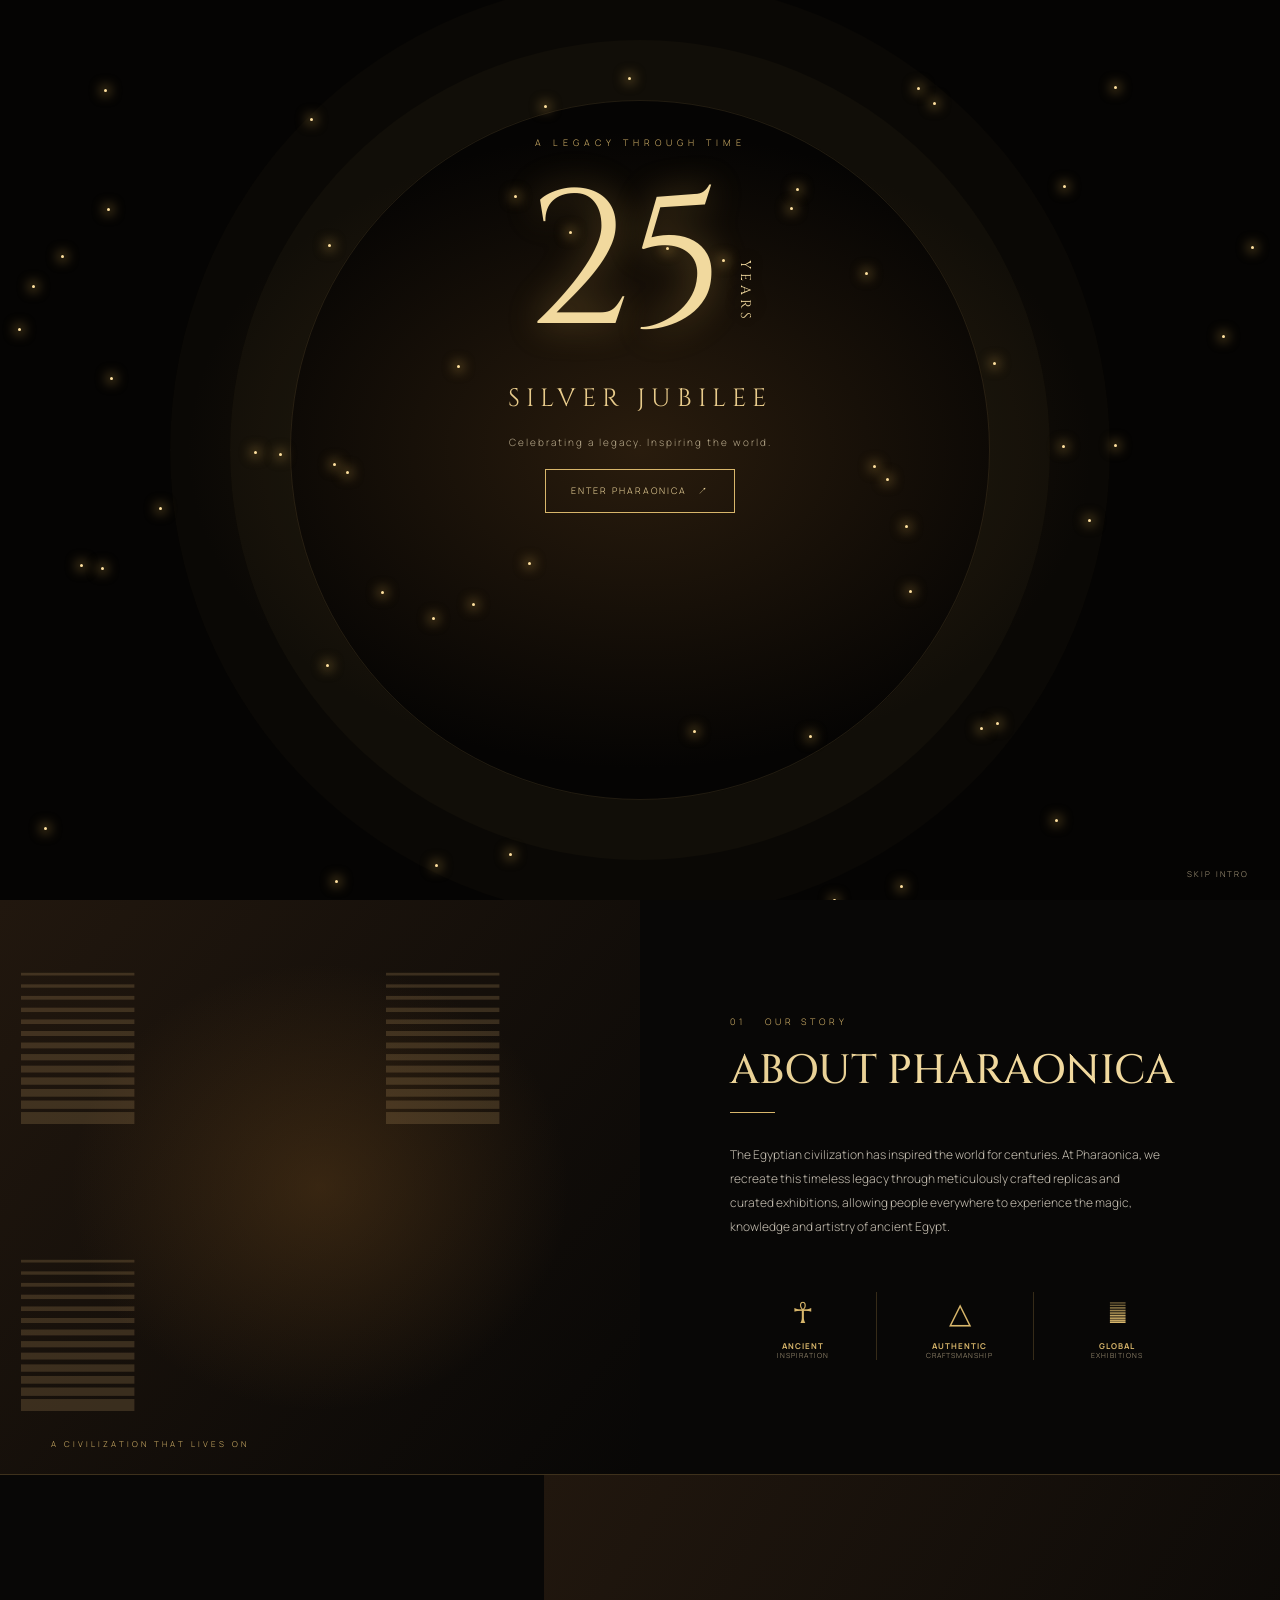
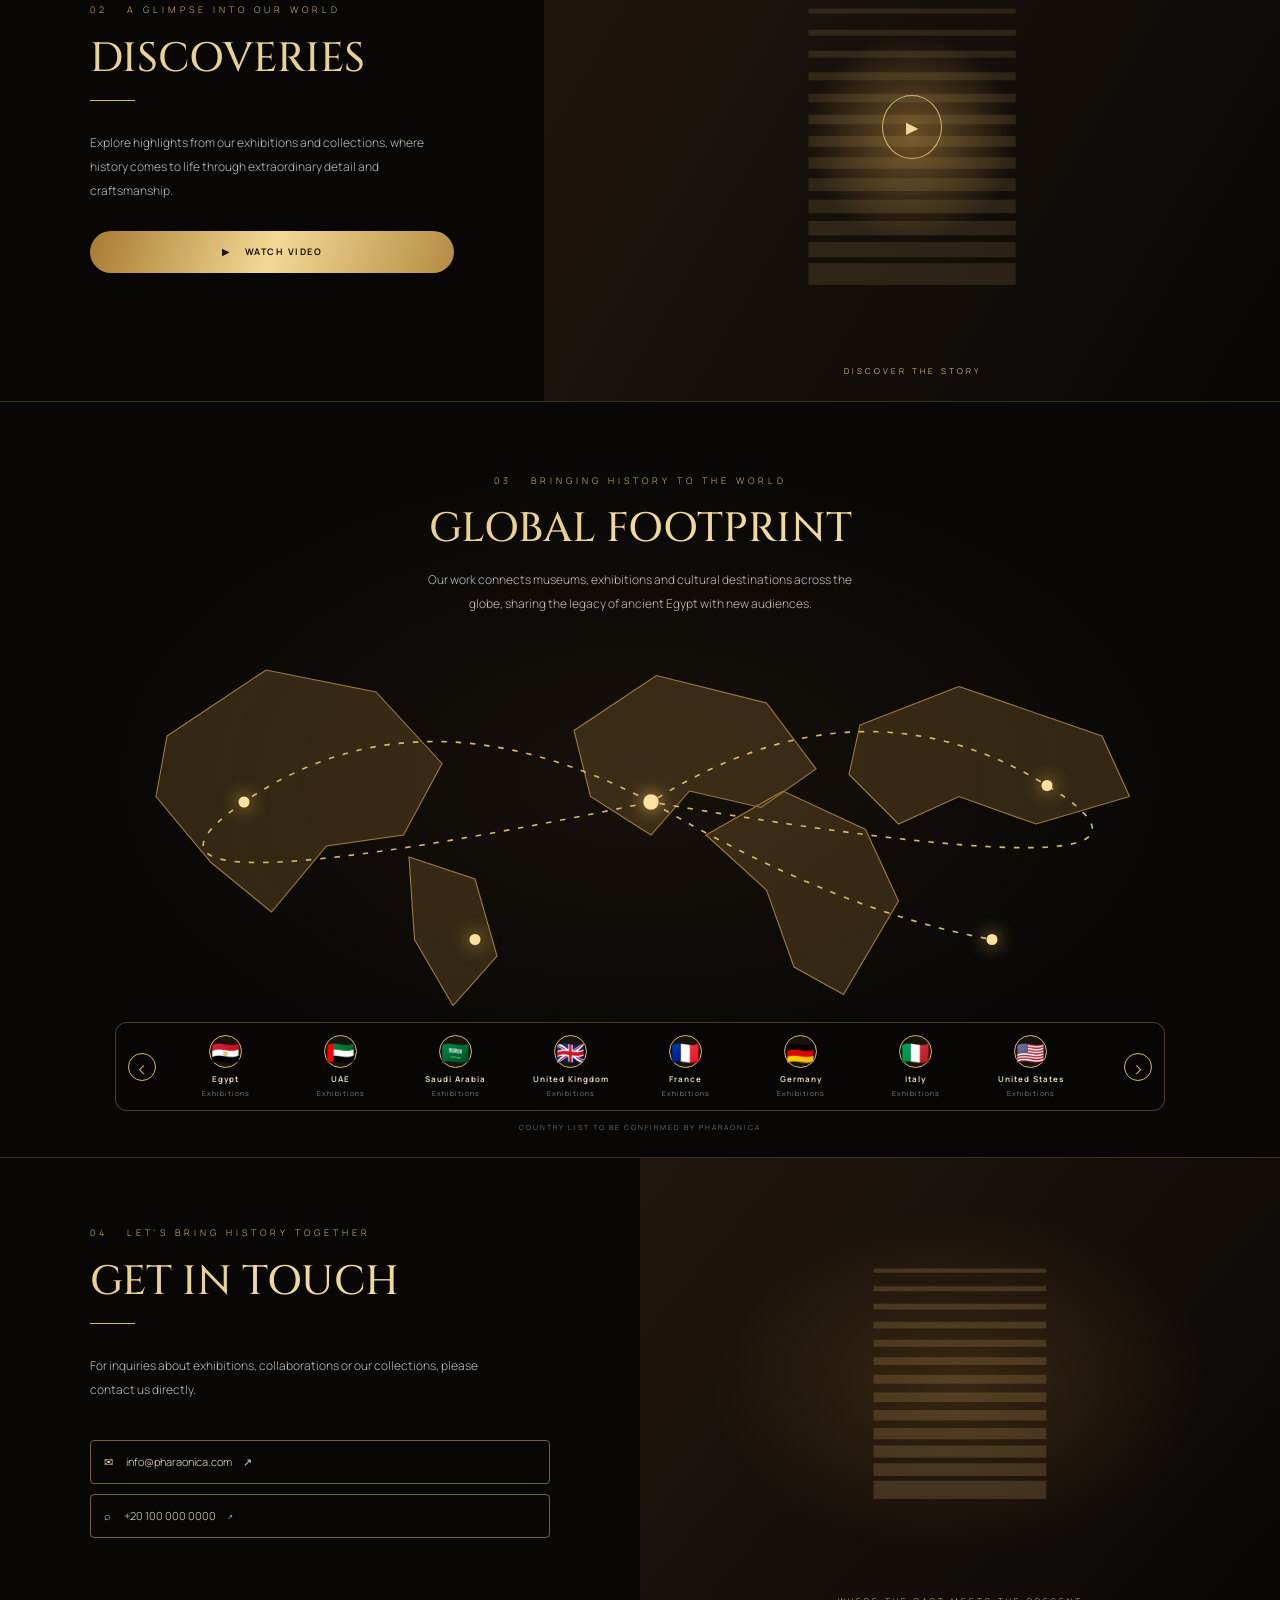
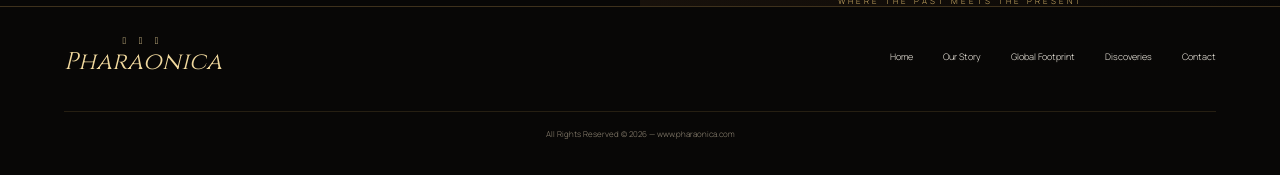
<file: index.html>
<!doctype html><html lang="en"><head><meta charset="utf-8"><meta name="viewport" content="width=device-width,initial-scale=1"><meta name="theme-color" content="#080706"><title>Pharaonica | Sail Through History</title><link rel="preconnect" href="https://fonts.googleapis.com"><link href="https://fonts.googleapis.com/css2?family=Cinzel:wght@400;500;600;700&family=Manrope:wght@300;400;600;700&display=swap" rel="stylesheet"><link rel="stylesheet" href="styles.css"></head><body>
<div class="intro" id="intro"><div class="rings"></div><div class="introbox"><small>A LEGACY THROUGH TIME</small><strong>25<span>YEARS</span></strong><h2>SILVER JUBILEE</h2><p>Celebrating a legacy. Inspiring the world.</p><button id="enter">ENTER PHARAONICA　↗</button></div><button class="skip" id="skip">SKIP INTRO</button><div id="sparks"></div></div>
<header><a class="logo" href="#home"><small>𓂀 𓋹 𓆣</small>Pharaonica</a><button id="menu" aria-label="Menu">☰</button><nav id="nav"><a href="#home">Home</a><a href="#story">Our Story</a><a href="#global">Global Footprint</a><a href="#discoveries">Discoveries</a><a href="#contact">Contact</a></nav><a class="pill" href="#contact">CONTACT US</a></header>
<main><section class="hero" id="home"><div class="heroart">𓂀</div><div class="hero-copy"><small>PHARAONICA</small><h1>SAIL THROUGH<br><i>HISTORY</i></h1><p>Bringing the spirit of ancient Egypt to the world through authentic replicas and extraordinary exhibitions.</p><a class="goldbtn" href="#discoveries">▶　 WATCH DISCOVERIES</a></div><div class="scroll">↓<small>SCROLL TO EXPLORE</small></div></section>
<section class="story split" id="story"><div class="art wall">𓂀　𓆣　𓋹</div><div class="copy reveal"><label>01　 OUR STORY</label><h2>ABOUT <i>PHARAONICA</i></h2><hr><p>The Egyptian civilization has inspired the world for centuries. At Pharaonica, we recreate this timeless legacy through meticulously crafted replicas and curated exhibitions, allowing people everywhere to experience the magic, knowledge and artistry of ancient Egypt.</p><div class="values"><span>☥<b>ANCIENT</b><small>INSPIRATION</small></span><span>△<b>AUTHENTIC</b><small>CRAFTSMANSHIP</small></span><span>𓇼<b>GLOBAL</b><small>EXHIBITIONS</small></span></div></div></section>
<section class="split discover" id="discoveries"><div class="copy reveal"><label>02　 A GLIMPSE INTO OUR WORLD</label><h2>DISCOVERIES</h2><hr><p>Explore highlights from our exhibitions and collections, where history comes to life through extraordinary detail and craftsmanship.</p><button class="goldbtn" id="play">▶　 WATCH VIDEO</button></div><button class="poster" id="poster" aria-label="Play video"><span>▶</span><small>DISCOVER THE STORY</small></button></section>
<section class="global" id="global"><div class="globalcopy reveal"><label>03　 BRINGING HISTORY TO THE WORLD</label><h2>GLOBAL <i>FOOTPRINT</i></h2><p>Our work connects museums, exhibitions and cultural destinations across the globe, sharing the legacy of ancient Egypt with new audiences.</p></div><svg class="map" viewBox="0 0 1000 360" aria-label="Illustrative world map"><g><path d="M70 100l90-60 100 20 60 65-35 65-70 10-50 60-55-45-50-60zM290 210l60 20 20 70-40 45-35-60zM440 95l75-50 100 25 45 60-50 35-65-15-35 40-55-35zM560 190l70-40 75 35 30 65-50 85-45-25-25-70zM700 90l90-35 130 45 25 55-85 25-70-25-55 25-45-45z" fill="rgba(185,137,62,.23)" stroke="#9d7942"/></g><g class="routes"><path d="M510 160Q300 50 140 160T510 160Q700 40 870 145T510 160Q680 260 820 285"/></g><g class="dots"><circle cx="510" cy="160" r="7"/><circle cx="140" cy="160" r="5"/><circle cx="870" cy="145" r="5"/><circle cx="820" cy="285" r="5"/><circle cx="350" cy="285" r="5"/></g></svg><div class="rail"><button id="prev">‹</button><div class="viewport"><div class="track" id="countries"></div></div><button id="next">›</button></div><small class="note">COUNTRY LIST TO BE CONFIRMED BY PHARAONICA</small></section>
<section class="contact split" id="contact"><div class="copy reveal"><label>04　 LET'S BRING HISTORY TOGETHER</label><h2>GET IN <i>TOUCH</i></h2><hr><p>For inquiries about exhibitions, collaborations or our collections, please contact us directly.</p><a class="contactlink" href="mailto:info@pharaonica.com">✉　 info@pharaonica.com　↗</a><a class="contactlink" href="tel:+201000000000">⌕　 +20 100 000 0000　↗</a></div><div class="art temple">𓉐<small>WHERE THE PAST MEETS THE PRESENT</small></div></section></main>
<footer><a class="logo" href="#home"><small>𓂀 𓋹 𓆣</small>Pharaonica</a><nav><a href="#home">Home</a><a href="#story">Our Story</a><a href="#global">Global Footprint</a><a href="#discoveries">Discoveries</a><a href="#contact">Contact</a></nav><p>All Rights Reserved © <span id="year"></span> — www.pharaonica.com</p></footer>
<div class="modal" id="modal"><button id="close">×</button><div><h2>PHARAONICA FILM</h2><p>Add the approved video URL in config.js to enable playback.</p></div></div><script src="config.js"></script><script src="script.js"></script></body></html>
</file>
<file: styles.css>
:root{--bg:#080706;--gold:#d8b66b;--light:#f1d99e;--muted:#bdb5a7}*{box-sizing:border-box}html{scroll-behavior:smooth;scroll-padding-top:75px}body{margin:0;background:var(--bg);color:#eee9df;font-family:Manrope,Arial,sans-serif;font-weight:300}a{color:inherit;text-decoration:none}button{font:inherit;cursor:pointer}header{height:72px;position:fixed;z-index:20;top:0;left:0;right:0;padding:0 5%;display:flex;align-items:center;justify-content:space-between;background:#070605eF;border-bottom:1px solid #9d794255;backdrop-filter:blur(12px)}.logo{display:flex;flex-direction:column;color:var(--light);font:italic 24px Cinzel,serif}.logo small{text-align:center;font:10px serif;letter-spacing:5px}nav{display:flex;gap:30px;font-size:10px}nav a:hover{color:var(--light)}.pill,.goldbtn{border:0;border-radius:30px;background:linear-gradient(110deg,#a87931,#f2d994,#b58b43);color:#171109;font-weight:700;letter-spacing:1.5px;font-size:9px;padding:14px 23px}#menu{display:none;background:none;border:0;color:var(--gold);font-size:22px}.hero{min-height:720px;height:100vh;max-height:900px;position:relative;display:flex;align-items:center;padding:100px 9%;overflow:hidden;border-bottom:1px solid #8f713e66;background:radial-gradient(ellipse at 78% 45%,#86521e66,transparent 32%),linear-gradient(90deg,#080706 0%,#080706e8 35%,#08070633 75%,#080706 100%)}.hero:after{content:'';position:absolute;inset:0;background:linear-gradient(0deg,#080706,transparent 25%,transparent 80%,#0005)}.heroart{position:absolute;right:9%;top:5%;font-size:min(60vw,650px);color:#d3a65b22;text-shadow:0 0 60px #d39a4533}.hero-copy{z-index:2;max-width:510px}.hero-copy>small,.copy label,.global label{letter-spacing:4px;color:var(--gold);font-size:9px}.hero h1{font:500 clamp(48px,6.4vw,86px)/1 Cinzel,serif;color:#ecd59d;margin:18px 0}.hero h1 i,h2 i{font-style:normal;color:var(--light)}.hero-copy p,.copy p,.globalcopy p{font-size:12px;line-height:2;color:#c6bfb2;max-width:430px;margin-bottom:28px}.scroll{position:absolute;z-index:2;bottom:25px;left:50%;transform:translateX(-50%);color:var(--gold);text-align:center;font-size:20px}.scroll small{display:block;font-size:7px;letter-spacing:3px}.split{display:grid;grid-template-columns:1fr 1fr;min-height:410px;border-bottom:1px solid #8f713e66}.art{position:relative;display:grid;place-items:center;color:#d4ac6c33;font-size:clamp(100px,17vw,210px);background:radial-gradient(ellipse,#6d481d66,transparent 55%),linear-gradient(130deg,#21170e,#080706)}.wall:after{content:'A CIVILIZATION THAT LIVES ON';position:absolute;bottom:25px;left:8%;font-size:8px;letter-spacing:3px;color:var(--gold)}.copy{padding:65px clamp(30px,7vw,100px);display:flex;flex-direction:column;justify-content:center}.copy h2,.global h2{font:500 clamp(27px,3.2vw,42px) Cinzel,serif;color:#e9d196;margin:14px 0}.copy hr{width:45px;margin:0 0 18px;border:0;border-top:1px solid var(--gold);align-self:flex-start}.values{display:flex;justify-content:space-between;margin-top:25px;gap:10px}.values span{display:flex;flex-direction:column;align-items:center;color:var(--gold);font-size:29px;flex:1;border-right:1px solid #b88e4b44}.values span:last-child{border:0}.values b{font-size:8px;letter-spacing:1px;margin-top:8px}.values small{font-size:7px;letter-spacing:1px;color:#a99a7d}.discover{grid-template-columns:.85fr 1.15fr}.poster{border:0;min-height:400px;position:relative;background:radial-gradient(circle at 50%,#b8873e88,transparent 23%),linear-gradient(120deg,#21170e,#080706);color:var(--light)}.poster:before{content:'𓂀';font-size:clamp(210px,30vw,400px);color:#d9b56b22}.poster span{position:absolute;top:48%;left:50%;transform:translate(-50%,-50%);border:1px solid var(--gold);border-radius:50%;padding:20px 23px}.poster small{position:absolute;bottom:25px;left:0;right:0;letter-spacing:3px;font-size:8px}.global{padding:65px 5% 25px;text-align:center;overflow:hidden;background:radial-gradient(ellipse at center,#4b341b33,transparent 65%);border-bottom:1px solid #8f713e66}.globalcopy{max-width:650px;margin:auto}.global h2{margin:12px}.globalcopy p{margin:0 auto}.map{width:min(100%,1100px);margin:10px auto -5px}.routes{fill:none;stroke:#d8b66b;stroke-dasharray:5 8;stroke-width:1.5;animation:dash 20s linear infinite}.dots circle{fill:#ffe2a0;filter:drop-shadow(0 0 8px #f5c56a)}.dots circle:first-child{animation:pulse 2s infinite}.rail{max-width:1050px;margin:auto;display:flex;align-items:center;gap:12px;padding:12px;border:1px solid #bd96545e;border-radius:12px;background:#080706e8}.rail button{border:1px solid var(--gold);border-radius:50%;width:28px;height:28px;background:none;color:var(--gold);font-size:20px}.viewport{overflow:hidden;flex:1}.track{display:flex;width:max-content;animation:marquee 30s linear infinite}.track:hover{animation-play-state:paused}.country{width:115px;display:flex;flex-direction:column;align-items:center;gap:5px;font-size:8px;letter-spacing:1px;color:#e4d3ac}.flag{font-size:23px;width:33px;height:33px;border:1px solid var(--gold);border-radius:50%;display:grid;place-items:center;background:#17120b}.country small{font-size:7px;color:#a99a7d}.note{display:block;margin-top:12px;color:#8f8065;font-size:7px;letter-spacing:2px}.contactlink{display:block;border:1px solid #c39b5c99;padding:13px;margin-top:10px;border-radius:4px;font-size:11px;color:#ead8b0}.temple{font-size:clamp(180px,25vw,330px);display:flex;flex-direction:column}.temple small{font-size:8px;letter-spacing:3px;color:var(--gold)}footer{padding:28px 5%;display:flex;align-items:center;justify-content:space-between;gap:25px;flex-wrap:wrap}footer nav{font-size:9px}footer p{width:100%;text-align:center;border-top:1px solid #a17c4133;padding-top:16px;color:#918775;font-size:8px}.modal{display:none;position:fixed;z-index:50;inset:0;background:#000e;place-items:center;text-align:center}.modal.open{display:grid}.modal h2{font:25px Cinzel;color:var(--light)}.modal p{font-size:12px;color:#bbb}.modal button{position:absolute;right:25px;top:15px;background:none;border:0;color:var(--gold);font-size:40px}.intro{position:fixed;z-index:100;inset:0;background:radial-gradient(ellipse,#49311688,transparent 50%),#050403;display:grid;place-items:center;transition:opacity .9s,visibility .9s;overflow:hidden}.intro.hide{opacity:0;visibility:hidden;pointer-events:none}.introbox{text-align:center;z-index:2;animation:rise 1.3s both}.introbox small{letter-spacing:5px;color:var(--gold);font-size:9px}.introbox strong{display:block;font:clamp(110px,20vw,190px)/1 Cinzel;color:var(--light);text-shadow:0 0 35px #d4a74e66;margin:20px}.introbox strong span{font:14px Cinzel;writing-mode:vertical-rl;margin-left:10px;letter-spacing:4px}.introbox h2{font:25px Cinzel;letter-spacing:6px;color:#e8cb8b}.introbox p{font-size:10px;letter-spacing:2px;color:#b7a98b;margin:20px}.introbox button{background:transparent;border:1px solid var(--gold);color:var(--light);padding:14px 25px;font-size:9px;letter-spacing:2px}.skip{position:absolute;right:25px;bottom:20px;border:0;background:none;color:#a99a7d;font-size:8px;letter-spacing:2px}.rings{position:absolute;width:min(80vw,700px);aspect-ratio:1;border:1px solid #d8b66b22;border-radius:50%;box-shadow:0 0 0 60px #d8b66b08,0 0 0 120px #d8b66b05;animation:spin 45s linear infinite}#sparks i{position:absolute;width:3px;height:3px;border-radius:50%;background:#ffe1a0;box-shadow:0 0 12px 3px #d6a84c88;animation:float 5s infinite alternate}.reveal{opacity:0;transform:translateY(20px);transition:.8s}.reveal.visible{opacity:1;transform:none}@keyframes marquee{to{transform:translateX(-50%)}}@keyframes dash{to{stroke-dashoffset:-250}}@keyframes pulse{50%{opacity:.3;transform:scale(2)}}@keyframes rise{from{opacity:0;transform:translateY(20px)}to{opacity:1;transform:none}}@keyframes spin{to{transform:rotate(360deg)}}@keyframes float{to{transform:translateY(-30px);opacity:.2}}
@media(max-width:700px){header{height:64px}#menu{display:block}header nav{display:none;position:absolute;top:64px;left:0;right:0;background:#070605;flex-direction:column;gap:0;padding:12px 7%}header nav.open{display:flex}header nav a{padding:13px;border-bottom:1px solid #b88e4b22}.pill{display:none}.hero{min-height:690px;padding:150px 7% 80px}.heroart{right:-22%;top:24%;font-size:100vw}.hero h1{font-size:clamp(45px,12vw,68px)}.split,.discover{grid-template-columns:1fr}.story .art{order:2;min-height:240px}.copy{padding:45px 8%}.poster{min-height:270px}.map{width:135%;max-width:none;margin-left:-17.5%}.rail{gap:5px;padding:8px 5px}.country{width:90px}footer{justify-content:center}footer nav{justify-content:center;flex-wrap:wrap;gap:12px 18px}.temple{min-height:250px}.introbox h2{font-size:19px}}@media(prefers-reduced-motion:reduce){*{animation-duration:.01ms!important;scroll-behavior:auto!important;transition-duration:.01ms!important}}
</file>
